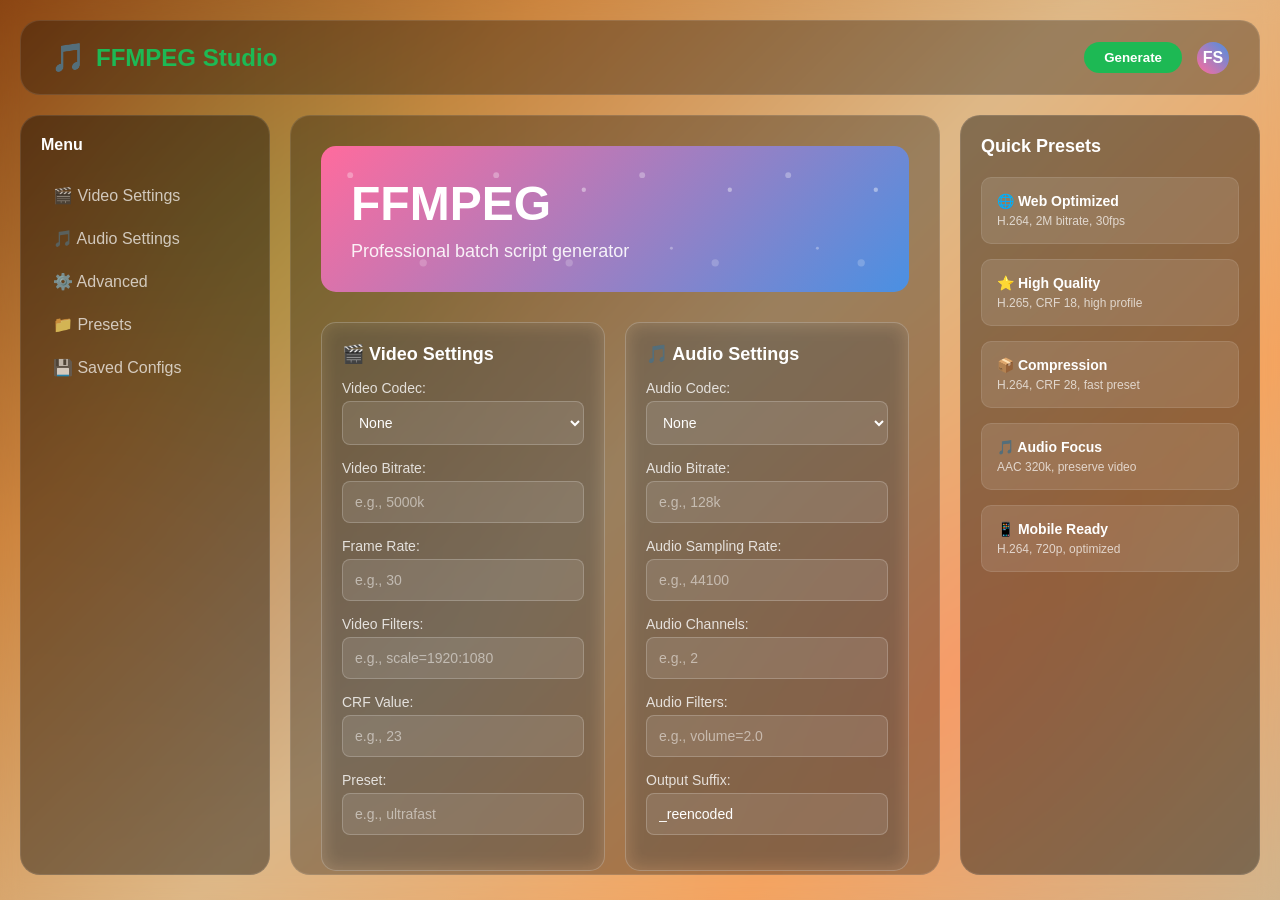
<file: index.html>
<!DOCTYPE html>
<html lang="en">
<head>
    <meta charset="UTF-8">
    <meta name="viewport" content="width=device-width, initial-scale=1.0">
    <title>FFMPEG Script Generator</title>
    <style>
        * {
            margin: 0;
            padding: 0;
            box-sizing: border-box;
        }

        body {
            font-family: -apple-system, BlinkMacSystemFont, "Segoe UI", Roboto, sans-serif;
            background: linear-gradient(135deg, #8B4513 0%, #CD853F 25%, #DEB887 50%, #F4A460 75%, #D2B48C 100%);
            min-height: 100vh;
            overflow: hidden;
            position: relative;
        }

        /* Background blur elements */
        .bg-blur {
            position: absolute;
            border-radius: 50%;
            filter: blur(120px);
            opacity: 0.3;
            animation: float 6s ease-in-out infinite;
        }

        .bg-blur:nth-child(1) {
            width: 300px;
            height: 300px;
            background: #1DB954;
            top: 10%;
            left: 10%;
            animation-delay: 0s;
        }

        .bg-blur:nth-child(2) {
            width: 250px;
            height: 250px;
            background: #FF6B9D;
            top: 60%;
            right: 15%;
            animation-delay: 2s;
        }

        .bg-blur:nth-child(3) {
            width: 200px;
            height: 200px;
            background: #4A90E2;
            bottom: 20%;
            left: 20%;
            animation-delay: 4s;
        }

        @keyframes float {
            0%, 100% { transform: translateY(0px) scale(1); }
            50% { transform: translateY(-20px) scale(1.1); }
        }

        .main-container {
            position: relative;
            z-index: 10;
            height: 100vh;
            overflow-y: auto;
            padding: 20px;
            backdrop-filter: blur(10px);
        }

        .app-header {
            display: flex;
            justify-content: space-between;
            align-items: center;
            padding: 20px 30px;
            background: rgba(0, 0, 0, 0.3);
            backdrop-filter: blur(20px);
            border-radius: 20px;
            margin-bottom: 20px;
            border: 1px solid rgba(255, 255, 255, 0.1);
            animation: slideDown 0.6s ease-out;
        }

        @keyframes slideDown {
            from { transform: translateY(-50px); opacity: 0; }
            to { transform: translateY(0); opacity: 1; }
        }

        .logo {
            font-size: 24px;
            font-weight: bold;
            color: #1DB954;
            display: flex;
            align-items: center;
            gap: 10px;
        }

        .logo::before {
            content: "🎵";
            font-size: 28px;
        }

        .user-profile {
            display: flex;
            align-items: center;
            gap: 15px;
        }

        .upgrade-btn {
            background: #1DB954;
            color: white;
            border: none;
            padding: 8px 20px;
            border-radius: 20px;
            font-weight: bold;
            cursor: pointer;
            transition: all 0.3s ease;
        }

        .upgrade-btn:hover {
            background: #1ed760;
            transform: scale(1.05);
        }

        .profile-avatar {
            width: 32px;
            height: 32px;
            border-radius: 50%;
            background: linear-gradient(45deg, #FF6B9D, #4A90E2);
            display: flex;
            align-items: center;
            justify-content: center;
            color: white;
            font-weight: bold;
        }

        .content-wrapper {
            display: grid;
            grid-template-columns: 250px 1fr 300px;
            gap: 20px;
            height: calc(100vh - 140px);
        }

        .sidebar {
            background: rgba(0, 0, 0, 0.4);
            backdrop-filter: blur(20px);
            border-radius: 20px;
            padding: 20px;
            border: 1px solid rgba(255, 255, 255, 0.1);
            animation: slideRight 0.6s ease-out;
        }

        @keyframes slideRight {
            from { transform: translateX(-50px); opacity: 0; }
            to { transform: translateX(0); opacity: 1; }
        }

        .sidebar h3 {
            color: #fff;
            margin-bottom: 20px;
            font-size: 16px;
        }

        .sidebar-menu {
            list-style: none;
        }

        .sidebar-menu li {
            padding: 12px 0;
            color: rgba(255, 255, 255, 0.7);
            cursor: pointer;
            transition: all 0.3s ease;
            border-radius: 8px;
            padding-left: 12px;
        }

        .sidebar-menu li:hover {
            color: #fff;
            background: rgba(255, 255, 255, 0.1);
            transform: translateX(5px);
        }

        .main-content {
            background: rgba(0, 0, 0, 0.3);
            backdrop-filter: blur(20px);
            border-radius: 20px;
            padding: 30px;
            border: 1px solid rgba(255, 255, 255, 0.1);
            overflow-y: auto;
            animation: fadeIn 0.8s ease-out;
        }

        @keyframes fadeIn {
            from { opacity: 0; transform: translateY(20px); }
            to { opacity: 1; transform: translateY(0); }
        }

        .hero-section {
            background: linear-gradient(135deg, #FF6B9D, #4A90E2);
            border-radius: 15px;
            padding: 30px;
            margin-bottom: 30px;
            color: white;
            position: relative;
            overflow: hidden;
        }

        .hero-section::before {
            content: '';
            position: absolute;
            top: 0;
            left: 0;
            right: 0;
            bottom: 0;
            background: url('data:image/svg+xml,<svg xmlns="http://www.w3.org/2000/svg" viewBox="0 0 100 100"><circle cx="20" cy="20" r="2" fill="white" opacity="0.3"/><circle cx="80" cy="30" r="1.5" fill="white" opacity="0.4"/><circle cx="40" cy="70" r="1" fill="white" opacity="0.3"/><circle cx="70" cy="80" r="2.5" fill="white" opacity="0.2"/></svg>');
            animation: sparkle 3s linear infinite;
        }

        @keyframes sparkle {
            0%, 100% { opacity: 0.3; }
            50% { opacity: 0.8; }
        }

        .hero-content h1 {
            font-size: 48px;
            font-weight: 900;
            margin-bottom: 10px;
            position: relative;
            z-index: 2;
        }

        .hero-content p {
            font-size: 18px;
            opacity: 0.9;
            position: relative;
            z-index: 2;
        }

        .settings-grid {
            display: grid;
            grid-template-columns: 1fr 1fr;
            gap: 20px;
            margin-bottom: 30px;
        }

        .settings-card {
            background: rgba(255, 255, 255, 0.1);
            backdrop-filter: blur(10px);
            border-radius: 15px;
            padding: 20px;
            border: 1px solid rgba(255, 255, 255, 0.2);
            transition: all 0.3s ease;
        }

        .settings-card:hover {
            background: rgba(255, 255, 255, 0.15);
            transform: translateY(-5px);
            box-shadow: 0 10px 30px rgba(0, 0, 0, 0.3);
        }

        .settings-card h3 {
            color: #fff;
            margin-bottom: 15px;
            font-size: 18px;
            display: flex;
            align-items: center;
            gap: 10px;
        }

        .form-group {
            margin-bottom: 15px;
        }

        .form-group label {
            color: rgba(255, 255, 255, 0.8);
            font-size: 14px;
            margin-bottom: 5px;
            display: block;
        }

        .form-group input,
        .form-group select {
            width: 100%;
            padding: 12px;
            background: rgba(255, 255, 255, 0.1);
            border: 1px solid rgba(255, 255, 255, 0.2);
            border-radius: 8px;
            color: #fff;
            font-size: 14px;
            transition: all 0.3s ease;
        }

        .form-group input:focus,
        .form-group select:focus {
            outline: none;
            border-color: #1DB954;
            background: rgba(255, 255, 255, 0.15);
            box-shadow: 0 0 0 3px rgba(29, 185, 84, 0.2);
        }

        .form-group input::placeholder {
            color: rgba(255, 255, 255, 0.5);
        }

        .script-output {
            background: rgba(0, 0, 0, 0.6);
            backdrop-filter: blur(10px);
            border-radius: 15px;
            padding: 20px;
            border: 1px solid rgba(255, 255, 255, 0.1);
            margin-bottom: 20px;
        }

        .script-output h3 {
            color: #fff;
            margin-bottom: 15px;
            display: flex;
            align-items: center;
            gap: 10px;
        }

        .script-textarea {
            width: 100%;
            height: 200px;
            background: rgba(0, 0, 0, 0.5);
            border: 1px solid rgba(255, 255, 255, 0.2);
            border-radius: 8px;
            padding: 15px;
            color: #1DB954;
            font-family: 'Courier New', monospace;
            font-size: 14px;
            resize: none;
            overflow-y: auto;
        }

        .script-textarea:focus {
            outline: none;
            border-color: #1DB954;
            box-shadow: 0 0 0 3px rgba(29, 185, 84, 0.2);
        }

        .action-buttons {
            display: flex;
            gap: 15px;
            justify-content: center;
        }

        .btn {
            padding: 12px 24px;
            border: none;
            border-radius: 25px;
            font-weight: bold;
            cursor: pointer;
            transition: all 0.3s ease;
            font-size: 14px;
        }

        .btn-primary {
            background: #1DB954;
            color: white;
        }

        .btn-primary:hover {
            background: #1ed760;
            transform: translateY(-2px);
            box-shadow: 0 10px 20px rgba(29, 185, 84, 0.3);
        }

        .btn-secondary {
            background: rgba(255, 255, 255, 0.1);
            color: white;
            border: 1px solid rgba(255, 255, 255, 0.3);
        }

        .btn-secondary:hover {
            background: rgba(255, 255, 255, 0.2);
            transform: translateY(-2px);
        }

        .discover-panel {
            background: rgba(0, 0, 0, 0.4);
            backdrop-filter: blur(20px);
            border-radius: 20px;
            padding: 20px;
            border: 1px solid rgba(255, 255, 255, 0.1);
            animation: slideLeft 0.6s ease-out;
        }

        @keyframes slideLeft {
            from { transform: translateX(50px); opacity: 0; }
            to { transform: translateX(0); opacity: 1; }
        }

        .discover-panel h3 {
            color: #fff;
            margin-bottom: 20px;
            font-size: 18px;
        }

        .preset-item {
            background: rgba(255, 255, 255, 0.1);
            border-radius: 10px;
            padding: 15px;
            margin-bottom: 15px;
            cursor: pointer;
            transition: all 0.3s ease;
            border: 1px solid rgba(255, 255, 255, 0.1);
        }

        .preset-item:hover {
            background: rgba(255, 255, 255, 0.2);
            transform: scale(1.02);
        }

        .preset-item h4 {
            color: #fff;
            font-size: 14px;
            margin-bottom: 5px;
        }

        .preset-item p {
            color: rgba(255, 255, 255, 0.7);
            font-size: 12px;
        }

        /* Scrollbar styling */
        ::-webkit-scrollbar {
            width: 8px;
        }

        ::-webkit-scrollbar-track {
            background: rgba(255, 255, 255, 0.1);
            border-radius: 4px;
        }

        ::-webkit-scrollbar-thumb {
            background: rgba(255, 255, 255, 0.3);
            border-radius: 4px;
        }

        ::-webkit-scrollbar-thumb:hover {
            background: rgba(255, 255, 255, 0.5);
        }

        .loading-animation {
            display: none;
            text-align: center;
            padding: 20px;
        }

        .spinner {
            width: 40px;
            height: 40px;
            border: 4px solid rgba(29, 185, 84, 0.3);
            border-top: 4px solid #1DB954;
            border-radius: 50%;
            animation: spin 1s linear infinite;
            margin: 0 auto 10px;
        }

        @keyframes spin {
            0% { transform: rotate(0deg); }
            100% { transform: rotate(360deg); }
        }
    </style>
</head>
<body>
    <!-- Background blur elements -->
    <div class="bg-blur"></div>
    <div class="bg-blur"></div>
    <div class="bg-blur"></div>

    <div class="main-container">
        <!-- Header -->
        <div class="app-header">
            <div class="logo">FFMPEG Studio</div>
            <div class="user-profile">
                <button class="upgrade-btn">Generate</button>
                <div class="profile-avatar">FS</div>
            </div>
        </div>

        <!-- Main Content -->
        <div class="content-wrapper">
            <!-- Sidebar -->
            <div class="sidebar">
                <h3>Menu</h3>
                <ul class="sidebar-menu">
                    <li>🎬 Video Settings</li>
                    <li>🎵 Audio Settings</li>
                    <li>⚙️ Advanced</li>
                    <li>📁 Presets</li>
                    <li>💾 Saved Configs</li>
                </ul>
            </div>

            <!-- Main Content Area -->
            <div class="main-content">
                <!-- Hero Section -->
                <div class="hero-section">
                    <div class="hero-content">
                        <h1>FFMPEG</h1>
                        <p>Professional batch script generator</p>
                    </div>
                </div>

                <!-- Settings Grid -->
                <div class="settings-grid">
                    <!-- Video Settings -->
                    <div class="settings-card">
                        <h3>🎬 Video Settings</h3>
                        
                        <div class="form-group">
                            <label for="vcodec">Video Codec:</label>
                            <select id="vcodec">
                                <option value="">None</option>
                                <option value="libx264">H.264 (libx264)</option>
                                <option value="libx265">H.265 (libx265)</option>
                                <option value="mpeg2video">MPEG-2</option>
                                <option value="vp9">VP9</option>
                            </select>
                        </div>

                        <div class="form-group">
                            <label for="vb">Video Bitrate:</label>
                            <input type="text" id="vb" placeholder="e.g., 5000k">
                        </div>

                        <div class="form-group">
                            <label for="framerate">Frame Rate:</label>
                            <input type="text" id="framerate" placeholder="e.g., 30">
                        </div>

                        <div class="form-group">
                            <label for="vf">Video Filters:</label>
                            <input type="text" id="vf" placeholder="e.g., scale=1920:1080">
                        </div>

                        <div class="form-group">
                            <label for="crf">CRF Value:</label>
                            <input type="text" id="crf" placeholder="e.g., 23">
                        </div>

                        <div class="form-group">
                            <label for="preset">Preset:</label>
                            <input type="text" id="preset" placeholder="e.g., ultrafast">
                        </div>
                    </div>

                    <!-- Audio Settings -->
                    <div class="settings-card">
                        <h3>🎵 Audio Settings</h3>
                        
                        <div class="form-group">
                            <label for="acodec">Audio Codec:</label>
                            <select id="acodec">
                                <option value="">None</option>
                                <option value="aac">AAC</option>
                                <option value="libmp3lame">MP3 (libmp3lame)</option>
                                <option value="opus">Opus</option>
                                <option value="flac">FLAC</option>
                            </select>
                        </div>

                        <div class="form-group">
                            <label for="ab">Audio Bitrate:</label>
                            <input type="text" id="ab" placeholder="e.g., 128k">
                        </div>

                        <div class="form-group">
                            <label for="ar">Audio Sampling Rate:</label>
                            <input type="text" id="ar" placeholder="e.g., 44100">
                        </div>

                        <div class="form-group">
                            <label for="ac">Audio Channels:</label>
                            <input type="text" id="ac" placeholder="e.g., 2">
                        </div>

                        <div class="form-group">
                            <label for="af">Audio Filters:</label>
                            <input type="text" id="af" placeholder="e.g., volume=2.0">
                        </div>

                        <div class="form-group">
                            <label for="suffix">Output Suffix:</label>
                            <input type="text" id="suffix" placeholder="_reencoded" value="_reencoded">
                        </div>
                    </div>
                </div>

                <!-- Script Output -->
                <div class="script-output">
                    <h3>📝 Generated Script</h3>
                    <textarea id="generated-script" class="script-textarea" readonly placeholder="Your FFMPEG batch script will appear here..."></textarea>
                </div>

                <!-- Action Buttons -->
                <div class="action-buttons">
                    <button class="btn btn-primary" id="copy-script">📋 Copy Script</button>
                    <button class="btn btn-secondary" id="save-config">💾 Save Config</button>
                    <button class="btn btn-secondary" id="load-config">📁 Load Config</button>
                </div>

                <!-- Loading Animation -->
                <div class="loading-animation" id="loading">
                    <div class="spinner"></div>
                    <p style="color: #fff;">Generating script...</p>
                </div>
            </div>

            <!-- Discover Panel -->
            <div class="discover-panel">
                <h3>Quick Presets</h3>
                
                <div class="preset-item" onclick="applyPreset('web')">
                    <h4>🌐 Web Optimized</h4>
                    <p>H.264, 2M bitrate, 30fps</p>
                </div>

                <div class="preset-item" onclick="applyPreset('hq')">
                    <h4>⭐ High Quality</h4>
                    <p>H.265, CRF 18, high profile</p>
                </div>

                <div class="preset-item" onclick="applyPreset('compress')">
                    <h4>📦 Compression</h4>
                    <p>H.264, CRF 28, fast preset</p>
                </div>

                <div class="preset-item" onclick="applyPreset('audio')">
                    <h4>🎵 Audio Focus</h4>
                    <p>AAC 320k, preserve video</p>
                </div>

                <div class="preset-item" onclick="applyPreset('mobile')">
                    <h4>📱 Mobile Ready</h4>
                    <p>H.264, 720p, optimized</p>
                </div>
            </div>
        </div>
    </div>

    <script>
        // Helper function to add parameters
        const addParameter = (flag, value) => value ? `${flag} ${value}` : '';

        // Update script function
        const updateScript = () => {
            const suffix = document.getElementById('suffix').value || '_reencoded';
            
            // Video parameters
            const vcodec = addParameter('-c:v', document.getElementById('vcodec').value);
            const vb = addParameter('-b:v', document.getElementById('vb').value);
            const framerate = addParameter('-r', document.getElementById('framerate').value);
            const vf = addParameter('-vf', document.getElementById('vf').value);
            const crf = addParameter('-crf', document.getElementById('crf').value);
            const preset = addParameter('-preset', document.getElementById('preset').value);

            // Audio parameters
            const acodec = addParameter('-c:a', document.getElementById('acodec').value);
            const ab = addParameter('-b:a', document.getElementById('ab').value);
            const ar = addParameter('-ar', document.getElementById('ar').value);
            const ac = addParameter('-ac', document.getElementById('ac').value);
            const af = addParameter('-af', document.getElementById('af').value);

            const generatedScript = document.getElementById('generated-script');
            
            const scriptContent = `@echo off
setlocal enabledelayedexpansion

echo Starting FFMPEG batch conversion...
echo.

for %%F in (*.*) do (
    if not "%%~nxF"=="%~nx0" (
        echo Processing: %%F
        ffmpeg -i "%%F" ${vcodec} ${vb} ${framerate} ${vf} ${crf} ${preset} ${acodec} ${ab} ${ar} ${ac} ${af} "%%~nF${suffix}.mp4"
        if !errorlevel! equ 0 (
            echo ✓ Successfully processed: %%F
        ) else (
            echo ✗ Error processing: %%F
        )
        echo.
    )
)

echo Batch conversion completed!
pause`;

            generatedScript.value = scriptContent;
        };

        // Apply preset configurations
        const applyPreset = (presetType) => {
            // Show loading animation
            document.getElementById('loading').style.display = 'block';
            
            setTimeout(() => {
                switch(presetType) {
                    case 'web':
                        document.getElementById('vcodec').value = 'libx264';
                        document.getElementById('vb').value = '2000k';
                        document.getElementById('framerate').value = '30';
                        document.getElementById('acodec').value = 'aac';
                        document.getElementById('ab').value = '128k';
                        break;
                    case 'hq':
                        document.getElementById('vcodec').value = 'libx265';
                        document.getElementById('crf').value = '18';
                        document.getElementById('preset').value = 'slow';
                        document.getElementById('acodec').value = 'aac';
                        document.getElementById('ab').value = '256k';
                        break;
                    case 'compress':
                        document.getElementById('vcodec').value = 'libx264';
                        document.getElementById('crf').value = '28';
                        document.getElementById('preset').value = 'fast';
                        document.getElementById('acodec').value = 'aac';
                        document.getElementById('ab').value = '96k';
                        break;
                    case 'audio':
                        document.getElementById('vcodec').value = '';
                        document.getElementById('acodec').value = 'aac';
                        document.getElementById('ab').value = '320k';
                        break;
                    case 'mobile':
                        document.getElementById('vcodec').value = 'libx264';
                        document.getElementById('vf').value = 'scale=1280:720';
                        document.getElementById('crf').value = '23';
                        document.getElementById('acodec').value = 'aac';
                        document.getElementById('ab').value = '128k';
                        break;
                }
                
                updateScript();
                document.getElementById('loading').style.display = 'none';
                
                // Show success animation
                const button = event.target.closest('.preset-item');
                button.style.transform = 'scale(1.1)';
                button.style.background = 'rgba(29, 185, 84, 0.3)';
                setTimeout(() => {
                    button.style.transform = 'scale(1.02)';
                    button.style.background = 'rgba(255, 255, 255, 0.1)';
                }, 200);
            }, 500);
        };

        // Copy script to clipboard
        document.getElementById('copy-script').addEventListener('click', () => {
            const script = document.getElementById('generated-script');
            script.select();
            document.execCommand('copy');
            
            const button = document.getElementById('copy-script');
            const originalText = button.textContent;
            button.textContent = '✓ Copied!';
            button.style.background = '#1ed760';
            
            setTimeout(() => {
                button.textContent = originalText;
                button.style.background = '#1DB954';
            }, 2000);
        });

        // Add event listeners for real-time updates
        const inputs = ['vcodec', 'vb', 'framerate', 'vf', 'crf', 'preset', 'acodec', 'ab', 'ar', 'ac', 'af', 'suffix'];
        inputs.forEach(id => {
            const element = document.getElementById(id);
            element.addEventListener('input', updateScript);
            element.addEventListener('change', updateScript);
        });

        // Initialize
        updateScript();

        // Add some interactive effects
        document.querySelectorAll('.settings-card').forEach(card => {
            card.addEventListener('mouseenter', () => {
                card.style.transform = 'translateY(-8px) scale(1.02)';
            });
            
            card.addEventListener('mouseleave', () => {
                card.style.transform = 'translateY(0) scale(1)';
            });
        });

        // Animate elements on scroll
        const observerOptions = {
            threshold: 0.1,
            rootMargin: '0px 0px -50px 0px'
        };

        const observer = new IntersectionObserver((entries) => {
            entries.forEach(entry => {
                if (entry.isIntersecting) {
                    entry.target.style.opacity = '1';
                    entry.target.style.transform = 'translateY(0)';
                }
            });
        }, observerOptions);

        document.querySelectorAll('.settings-card, .script-output').forEach(el => {
            el.style.opacity = '0';
            el.style.transform = 'translateY(30px)';
            el.style.transition = 'all 0.6s ease-out';
            observer.observe(el);
        });
    </script>
</body>
</html>
</file>
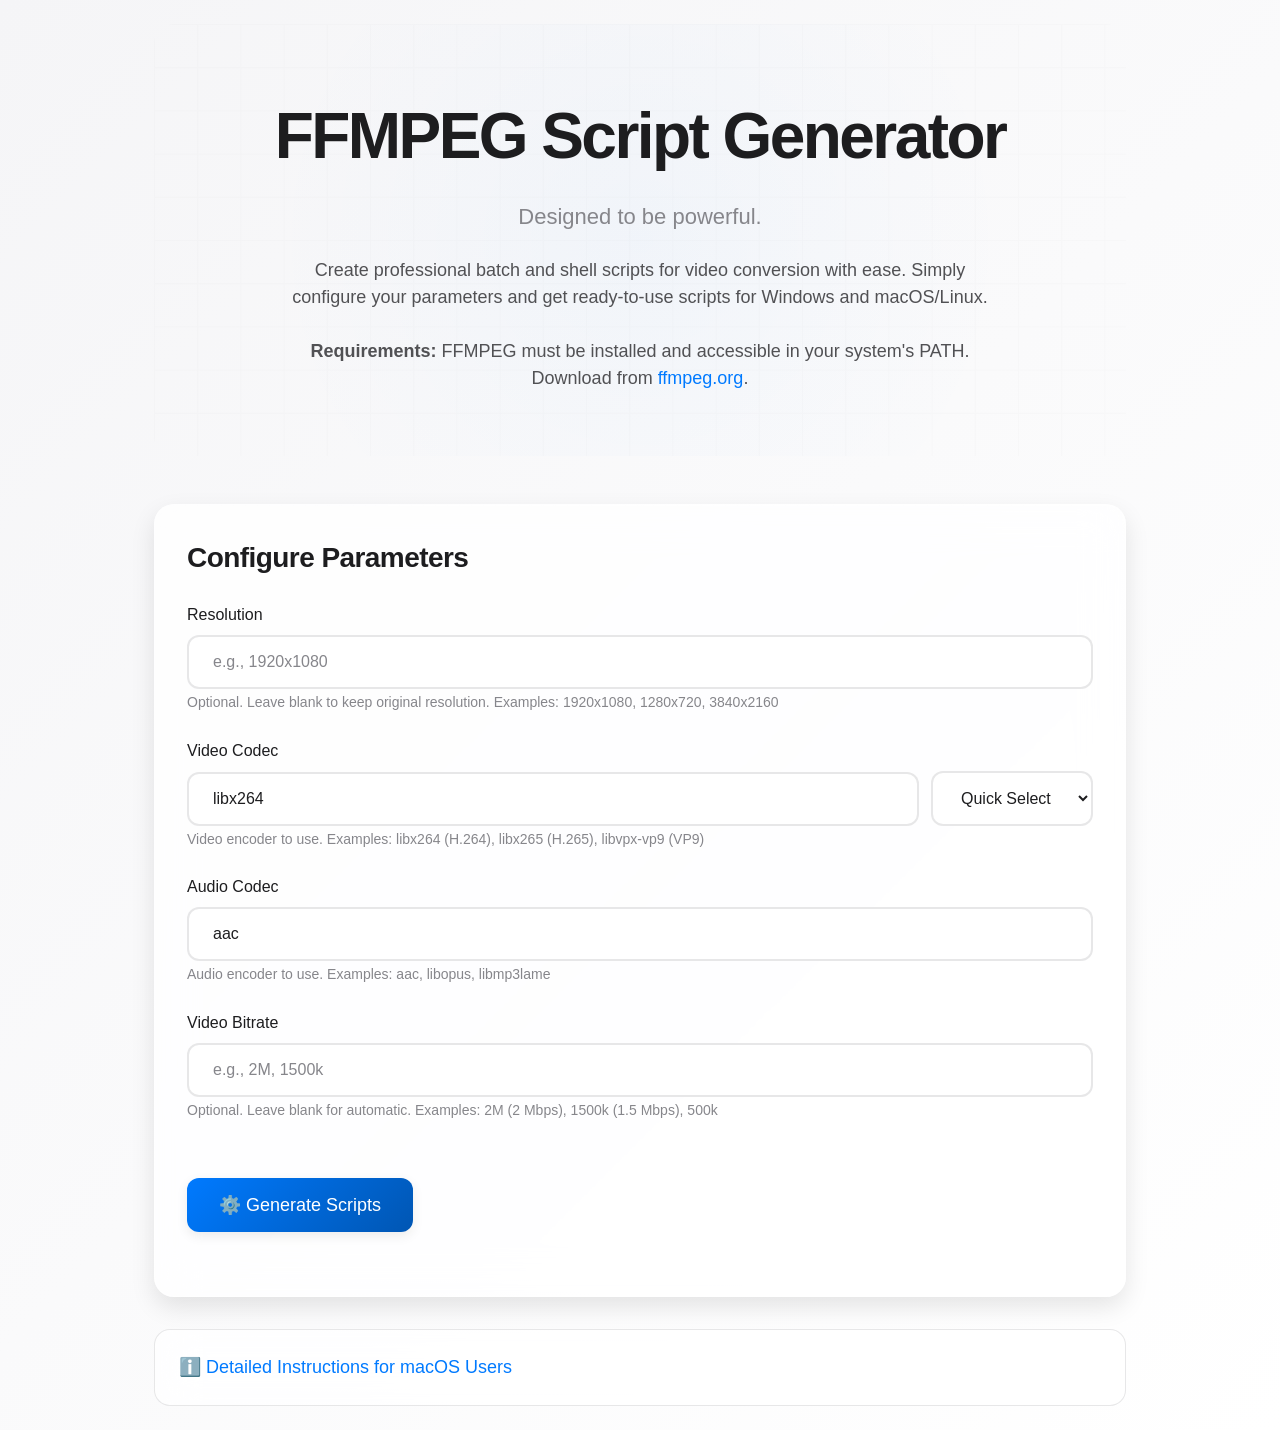
<file: v04.html>
<!DOCTYPE html>
<html lang="en">
<head>
    <meta charset="UTF-8">
    <meta name="viewport" content="width=device-width, initial-scale=1.0">
    <title>FFMPEG Batch/Shell Script Generator</title>
    <style>
/* Apple-inspired Design System */
:root {
    --apple-black: #1d1d1f;
    --apple-gray-1: #86868b;
    --apple-gray-2: #515154;
    --apple-gray-3: #424245;
    --apple-gray-4: #2c2c2e;
    --apple-gray-5: #1c1c1e;
    --apple-gray-6: #f5f5f7;
    --apple-white: #ffffff;
    --apple-blue: #007aff;
    --apple-blue-dark: #0056b3;
    --apple-green: #30d158;
    --apple-surface: rgba(255, 255, 255, 0.8);
    --apple-surface-dark: rgba(28, 28, 30, 0.8);
    
    /* Spacing system */
    --spacing-xs: 8px;
    --spacing-sm: 12px;
    --spacing-md: 16px;
    --spacing-lg: 24px;
    --spacing-xl: 32px;
    --spacing-2xl: 48px;
    --spacing-3xl: 64px;
    
    /* Border radius */
    --radius-sm: 8px;
    --radius-md: 12px;
    --radius-lg: 16px;
    --radius-xl: 20px;
    
    /* Shadows */
    --shadow-sm: 0 1px 3px rgba(0, 0, 0, 0.05);
    --shadow-md: 0 4px 12px rgba(0, 0, 0, 0.08);
    --shadow-lg: 0 10px 25px rgba(0, 0, 0, 0.1);
    --shadow-xl: 0 25px 50px rgba(0, 0, 0, 0.12);
}

/* Global Reset & Base */
* {
    box-sizing: border-box;
    margin: 0;
    padding: 0;
}

html {
    scroll-behavior: smooth;
}

body {
    font-family: -apple-system, BlinkMacSystemFont, "SF Pro Display", "SF Pro Text", "Segoe UI", Roboto, sans-serif;
    background: linear-gradient(135deg, var(--apple-gray-6) 0%, #ffffff 100%);
    color: var(--apple-black);
    line-height: 1.5;
    font-size: 17px;
    -webkit-font-smoothing: antialiased;
    -moz-osx-font-smoothing: grayscale;
    min-height: 100vh;
    overflow-x: hidden;
}

/* Container */
.container {
    max-width: 1020px;
    margin: 0 auto;
    padding: var(--spacing-lg);
    position: relative;
    z-index: 1;
}

/* Hero Section */
.hero {
    text-align: center;
    padding: var(--spacing-3xl) 0;
    margin-bottom: var(--spacing-2xl);
    background: radial-gradient(circle at center, rgba(0, 122, 255, 0.03) 0%, transparent 70%);
    border-radius: var(--radius-xl);
    position: relative;
    overflow: hidden;
}

.hero::before {
    content: '';
    position: absolute;
    top: 0;
    left: 0;
    right: 0;
    bottom: 0;
    background: url('data:image/svg+xml,<svg xmlns="http://www.w3.org/2000/svg" viewBox="0 0 100 100"><defs><pattern id="grid" width="10" height="10" patternUnits="userSpaceOnUse"><path d="M 10 0 L 0 0 0 10" fill="none" stroke="rgba(134,134,139,0.1)" stroke-width="0.5"/></pattern></defs><rect width="100" height="100" fill="url(%23grid)"/></svg>');
    opacity: 0.3;
    animation: gridMove 20s linear infinite;
}

@keyframes gridMove {
    0% { transform: translate(0, 0); }
    100% { transform: translate(-10px, -10px); }
}

.hero h1 {
    font-size: clamp(2.5rem, 5vw, 4rem);
    font-weight: 700;
    letter-spacing: -0.04em;
    color: var(--apple-black);
    margin-bottom: var(--spacing-md);
    position: relative;
    z-index: 1;
}

.hero .subtitle {
    font-size: 1.375rem;
    font-weight: 400;
    color: var(--apple-gray-1);
    max-width: 600px;
    margin: 0 auto var(--spacing-lg);
    position: relative;
    z-index: 1;
}

.hero .description {
    font-size: 1.125rem;
    color: var(--apple-gray-2);
    max-width: 700px;
    margin: 0 auto;
    position: relative;
    z-index: 1;
}

.hero .ffmpeg-link {
    color: var(--apple-blue);
    text-decoration: none;
    font-weight: 500;
    transition: all 0.2s ease;
}

.hero .ffmpeg-link:hover {
    color: var(--apple-blue-dark);
    text-decoration: underline;
}

/* Section Cards */
.section-card {
    background: var(--apple-surface);
    backdrop-filter: blur(20px) saturate(180%);
    border: 1px solid rgba(255, 255, 255, 0.2);
    border-radius: var(--radius-xl);
    padding: var(--spacing-xl);
    margin-bottom: var(--spacing-xl);
    box-shadow: var(--shadow-lg);
    transition: all 0.3s cubic-bezier(0.4, 0, 0.2, 1);
    position: relative;
    overflow: hidden;
}

.section-card::before {
    content: '';
    position: absolute;
    top: 0;
    left: 0;
    right: 0;
    height: 1px;
    background: linear-gradient(90deg, transparent, rgba(255, 255, 255, 0.8), transparent);
}

.section-card:hover {
    transform: translateY(-2px);
    box-shadow: var(--shadow-xl);
}

.section-title {
    font-size: 1.75rem;
    font-weight: 600;
    color: var(--apple-black);
    margin-bottom: var(--spacing-lg);
    letter-spacing: -0.02em;
}

/* Form Styling */
.form-group {
    margin-bottom: var(--spacing-lg);
    animation: fadeInUp 0.6s ease forwards;
    opacity: 0;
    transform: translateY(20px);
}

.form-group:nth-child(1) { animation-delay: 0.1s; }
.form-group:nth-child(2) { animation-delay: 0.2s; }
.form-group:nth-child(3) { animation-delay: 0.3s; }
.form-group:nth-child(4) { animation-delay: 0.4s; }

@keyframes fadeInUp {
    to {
        opacity: 1;
        transform: translateY(0);
    }
}

.form-label {
    display: block;
    font-size: 1rem;
    font-weight: 500;
    color: var(--apple-black);
    margin-bottom: var(--spacing-xs);
    transition: color 0.2s ease;
}

.form-input {
    width: 100%;
    padding: var(--spacing-md) var(--spacing-lg);
    border: 2px solid rgba(134, 134, 139, 0.2);
    border-radius: var(--radius-md);
    background: rgba(255, 255, 255, 0.9);
    font-size: 1rem;
    font-family: inherit;
    color: var(--apple-black);
    transition: all 0.2s cubic-bezier(0.4, 0, 0.2, 1);
    outline: none;
    backdrop-filter: blur(10px);
}

.form-input:focus {
    border-color: var(--apple-blue);
    background: var(--apple-white);
    box-shadow: 0 0 0 4px rgba(0, 122, 255, 0.1);
    transform: scale(1.01);
}

.form-input::placeholder {
    color: var(--apple-gray-1);
}

/* Input Group with Dropdown */
.input-group {
    display: flex;
    gap: var(--spacing-sm);
    align-items: flex-end;
}

.input-group .form-input {
    flex: 1;
}

.form-select {
    padding: var(--spacing-md) var(--spacing-lg);
    border: 2px solid rgba(134, 134, 139, 0.2);
    border-radius: var(--radius-md);
    background: rgba(255, 255, 255, 0.9);
    font-size: 1rem;
    font-family: inherit;
    color: var(--apple-black);
    transition: all 0.2s cubic-bezier(0.4, 0, 0.2, 1);
    outline: none;
    backdrop-filter: blur(10px);
    cursor: pointer;
    min-width: 120px;
}

.form-select:focus {
    border-color: var(--apple-blue);
    background: var(--apple-white);
    box-shadow: 0 0 0 4px rgba(0, 122, 255, 0.1);
}

.form-help {
    font-size: 0.875rem;
    color: var(--apple-gray-1);
    margin-top: var(--spacing-xs);
    line-height: 1.4;
}

/* Button Styling */
.btn-primary {
    display: inline-flex;
    align-items: center;
    justify-content: center;
    gap: var(--spacing-xs);
    padding: var(--spacing-md) var(--spacing-xl);
    font-size: 1.125rem;
    font-weight: 500;
    color: var(--apple-white);
    background: linear-gradient(135deg, var(--apple-blue) 0%, #0056b3 100%);
    border: none;
    border-radius: var(--radius-md);
    cursor: pointer;
    transition: all 0.2s cubic-bezier(0.4, 0, 0.2, 1);
    text-decoration: none;
    position: relative;
    overflow: hidden;
    box-shadow: var(--shadow-md);
    margin: var(--spacing-xl) auto;
    min-width: 200px;
}

.btn-primary::before {
    content: '';
    position: absolute;
    top: 0;
    left: -100%;
    width: 100%;
    height: 100%;
    background: linear-gradient(90deg, transparent, rgba(255, 255, 255, 0.2), transparent);
    transition: left 0.5s ease;
}

.btn-primary:hover {
    transform: translateY(-2px);
    box-shadow: var(--shadow-lg);
}

.btn-primary:hover::before {
    left: 100%;
}

.btn-primary:active {
    transform: translateY(0);
}

.btn-secondary {
    width: 100%;
    padding: var(--spacing-sm) var(--spacing-md);
    font-size: 0.95rem;
    font-weight: 500;
    color: var(--apple-blue);
    background: rgba(0, 122, 255, 0.08);
    border: 1px solid rgba(0, 122, 255, 0.2);
    border-radius: var(--radius-sm);
    cursor: pointer;
    transition: all 0.2s ease;
    margin-top: var(--spacing-md);
}

.btn-secondary:hover {
    background: rgba(0, 122, 255, 0.12);
    border-color: rgba(0, 122, 255, 0.3);
}

/* Script Output */
.script-grid {
    display: grid;
    grid-template-columns: repeat(auto-fit, minmax(400px, 1fr));
    gap: var(--spacing-xl);
    margin-top: var(--spacing-xl);
}

.script-output {
    background: var(--apple-surface);
    backdrop-filter: blur(20px) saturate(180%);
    border: 1px solid rgba(255, 255, 255, 0.2);
    border-radius: var(--radius-lg);
    padding: var(--spacing-lg);
    box-shadow: var(--shadow-md);
    transition: all 0.3s ease;
    animation: slideInUp 0.6s ease forwards;
    opacity: 0;
    transform: translateY(30px);
}

.script-output:nth-child(1) { animation-delay: 0.1s; }
.script-output:nth-child(2) { animation-delay: 0.2s; }

@keyframes slideInUp {
    to {
        opacity: 1;
        transform: translateY(0);
    }
}

.script-title {
    font-size: 1.25rem;
    font-weight: 600;
    color: var(--apple-black);
    margin-bottom: var(--spacing-sm);
    display: flex;
    align-items: center;
    gap: var(--spacing-xs);
}

.script-description {
    font-size: 0.95rem;
    color: var(--apple-gray-2);
    margin-bottom: var(--spacing-md);
    line-height: 1.4;
}

.script-textarea {
    width: 100%;
    height: 300px;
    padding: var(--spacing-md);
    border: 1px solid rgba(134, 134, 139, 0.2);
    border-radius: var(--radius-sm);
    background: rgba(28, 28, 30, 0.95);
    color: var(--apple-green);
    font-family: 'SF Mono', 'Monaco', 'Cascadia Code', 'Roboto Mono', monospace;
    font-size: 0.875rem;
    line-height: 1.5;
    resize: vertical;
    outline: none;
    transition: all 0.2s ease;
}

.script-textarea:focus {
    border-color: var(--apple-blue);
    box-shadow: 0 0 0 3px rgba(0, 122, 255, 0.1);
}

/* Instructions Collapsible */
.instructions {
    margin-top: var(--spacing-xl);
    border: 1px solid rgba(134, 134, 139, 0.2);
    border-radius: var(--radius-lg);
    background: var(--apple-surface);
    backdrop-filter: blur(20px) saturate(180%);
    overflow: hidden;
    transition: all 0.3s ease;
}

.instructions[open] {
    box-shadow: var(--shadow-md);
}

.instructions summary {
    padding: var(--spacing-lg);
    font-size: 1.125rem;
    font-weight: 500;
    color: var(--apple-blue);
    cursor: pointer;
    list-style: none;
    display: flex;
    align-items: center;
    gap: var(--spacing-sm);
    transition: all 0.2s ease;
    user-select: none;
}

.instructions summary:hover {
    background: rgba(0, 122, 255, 0.05);
}

.instructions summary::-webkit-details-marker {
    display: none;
}

.instructions-content {
    padding: 0 var(--spacing-lg) var(--spacing-lg);
    border-top: 1px solid rgba(134, 134, 139, 0.1);
    animation: expandContent 0.3s ease forwards;
}

@keyframes expandContent {
    from {
        opacity: 0;
        transform: translateY(-10px);
    }
    to {
        opacity: 1;
        transform: translateY(0);
    }
}

.instructions h4 {
    font-size: 1.125rem;
    font-weight: 600;
    color: var(--apple-black);
    margin-bottom: var(--spacing-md);
}

.instructions ol {
    padding-left: var(--spacing-lg);
    color: var(--apple-gray-2);
}

.instructions li {
    margin-bottom: var(--spacing-sm);
    line-height: 1.5;
}

.instructions code {
    background: rgba(134, 134, 139, 0.15);
    padding: 2px 6px;
    border-radius: 4px;
    font-family: 'SF Mono', 'Monaco', 'Cascadia Code', 'Roboto Mono', monospace;
    font-size: 0.875rem;
    color: var(--apple-black);
}

/* Loading Animation */
.loading {
    display: inline-flex;
    align-items: center;
    gap: var(--spacing-xs);
}

.loading-dots {
    display: flex;
    gap: 4px;
}

.loading-dot {
    width: 4px;
    height: 4px;
    border-radius: 50%;
    background: currentColor;
    animation: loadingDot 1.5s ease-in-out infinite;
}

.loading-dot:nth-child(1) { animation-delay: 0s; }
.loading-dot:nth-child(2) { animation-delay: 0.2s; }
.loading-dot:nth-child(3) { animation-delay: 0.4s; }

@keyframes loadingDot {
    0%, 80%, 100% { opacity: 0.3; transform: scale(0.8); }
    40% { opacity: 1; transform: scale(1); }
}

/* Success Animation */
.success {
    color: var(--apple-green);
}

/* Responsive Design */
@media (max-width: 768px) {
    .container {
        padding: var(--spacing-md);
    }
    
    .hero {
        padding: var(--spacing-xl) 0;
    }
    
    .hero h1 {
        font-size: 2.5rem;
    }
    
    .script-grid {
        grid-template-columns: 1fr;
        gap: var(--spacing-lg);
    }
    
    .section-card {
        padding: var(--spacing-lg);
    }
    
    .btn-primary {
        width: 100%;
    }
    
    .input-group {
        flex-direction: column;
        align-items: stretch;
    }
    
    .form-select {
        min-width: auto;
        margin-bottom: var(--spacing-sm);
    }
}

@media (max-width: 480px) {
    .hero h1 {
        font-size: 2rem;
    }
    
    .hero .subtitle {
        font-size: 1.125rem;
    }
    
    .script-grid {
        grid-template-columns: 1fr;
    }
}

/* Accessibility */
@media (prefers-reduced-motion: reduce) {
    * {
        animation: none !important;
        transition: none !important;
    }
}

/* Dark mode support */
@media (prefers-color-scheme: dark) {
    :root {
        --apple-surface: rgba(28, 28, 30, 0.8);
        --apple-gray-6: #1c1c1e;
    }
    
    body {
        background: linear-gradient(135deg, var(--apple-gray-5) 0%, var(--apple-gray-4) 100%);
        color: var(--apple-white);
    }
    
    .hero h1,
    .section-title,
    .form-label {
        color: var(--apple-white);
    }
}
    </style>
</head>
<body>
    <div class="container">
        <!-- Hero Section -->
        <section class="hero">
            <h1>FFMPEG Script Generator</h1>
            <p class="subtitle">Designed to be powerful.</p>
            <p class="description">
                Create professional batch and shell scripts for video conversion with ease. 
                Simply configure your parameters and get ready-to-use scripts for Windows and macOS/Linux.
                <br><br>
                <strong>Requirements:</strong> FFMPEG must be installed and accessible in your system's PATH. 
                Download from <a href="https://ffmpeg.org/download.html" target="_blank" class="ffmpeg-link">ffmpeg.org</a>.
            </p>
        </section>

        <!-- Input Parameters -->
        <section class="section-card">
            <h2 class="section-title">Configure Parameters</h2>
            <form id="paramsForm">
                <div class="form-group">
                    <label for="resolution" class="form-label">Resolution</label>
                    <input type="text" id="resolution" class="form-input" placeholder="e.g., 1920x1080">
                    <small class="form-help">Optional. Leave blank to keep original resolution. Examples: 1920x1080, 1280x720, 3840x2160</small>
                </div>
                
                <div class="form-group">
                    <label for="videoCodec" class="form-label">Video Codec</label>
                    <div class="input-group">
                        <input type="text" id="videoCodec" class="form-input" value="libx264">
                        <select id="videoCodecSelect" class="form-select">
                            <option value="">Quick Select</option>
                            <option value="libx264">H.264</option>
                            <option value="libx265">H.265</option>
                            <option value="libvpx-vp9">VP9</option>
                        </select>
                    </div>
                    <small class="form-help">Video encoder to use. Examples: libx264 (H.264), libx265 (H.265), libvpx-vp9 (VP9)</small>
                </div>
                
                <div class="form-group">
                    <label for="audioCodec" class="form-label">Audio Codec</label>
                    <input type="text" id="audioCodec" class="form-input" value="aac">
                    <small class="form-help">Audio encoder to use. Examples: aac, libopus, libmp3lame</small>
                </div>
                
                <div class="form-group">
                    <label for="videoBitrate" class="form-label">Video Bitrate</label>
                    <input type="text" id="videoBitrate" class="form-input" placeholder="e.g., 2M, 1500k">
                    <small class="form-help">Optional. Leave blank for automatic. Examples: 2M (2 Mbps), 1500k (1.5 Mbps), 500k</small>
                </div>
            </form>
            
            <button type="button" id="generateBtn" class="btn-primary">
                <span id="btnText">⚙️ Generate Scripts</span>
            </button>
        </section>

        <!-- Generated Scripts -->
        <section class="section-card" id="scriptsSection" style="display: none;">
            <h2 class="section-title">Generated Scripts</h2>
            <div class="script-grid">
                <div class="script-output">
                    <h3 class="script-title">🪟 Windows Batch Script</h3>
                    <p class="script-description">
                        Save as <code>.bat</code> file (e.g., <code>convert_video.bat</code>). 
                        Drag and drop video files onto the script to convert them.
                    </p>
                    <textarea id="windowsScript" class="script-textarea" readonly placeholder="Windows batch script will appear here..."></textarea>
                    <button type="button" id="copyWindowsBtn" class="btn-secondary">📄 Copy Windows Script</button>
                </div>

                <div class="script-output">
                    <h3 class="script-title">🐧 Linux/macOS Shell Script</h3>
                    <p class="script-description">
                        Save as <code>.sh</code> file (e.g., <code>convert_video.sh</code>). 
                        Make executable with <code>chmod +x convert_video.sh</code>.
                    </p>
                    <textarea id="linuxScript" class="script-textarea" readonly placeholder="Linux/macOS shell script will appear here..."></textarea>
                    <button type="button" id="copyLinuxBtn" class="btn-secondary">📄 Copy Linux Script</button>
                </div>
            </div>
        </section>

        <!-- Instructions -->
        <details class="instructions">
            <summary>ℹ️ Detailed Instructions for macOS Users</summary>
            <div class="instructions-content">
                <h4>Using Shell Scripts on macOS</h4>
                <p>The Linux Shell Script generated above works perfectly on macOS. Follow these steps:</p>
                <ol>
                    <li>Open <strong>Terminal</strong> (found in <code>/Applications/Utilities/</code> or search with Spotlight)</li>
                    <li>Navigate to your script's location: <code>cd ~/Downloads</code></li>
                    <li>Make the script executable: <code>chmod +x your_script.sh</code></li>
                    <li>Run the script: <code>./your_script.sh video1.mp4 video2.mkv</code></li>
                    <li><strong>Install FFMPEG:</strong> Use Homebrew: <code>brew install ffmpeg</code>
                        <br>Don't have Homebrew? Install it from <a href="https://brew.sh/" target="_blank">brew.sh</a></li>
                </ol>
            </div>
        </details>
    </div>

    <script>
        'use strict';

        document.addEventListener('DOMContentLoaded', function() {
            // DOM Elements
            const resolutionEl = document.getElementById('resolution');
            const videoCodecEl = document.getElementById('videoCodec');
            const videoCodecSelectEl = document.getElementById('videoCodecSelect');
            const audioCodecEl = document.getElementById('audioCodec');
            const videoBitrateEl = document.getElementById('videoBitrate');
            const generateBtn = document.getElementById('generateBtn');
            const btnText = document.getElementById('btnText');
            const windowsScriptArea = document.getElementById('windowsScript');
            const linuxScriptArea = document.getElementById('linuxScript');
            const copyWindowsBtn = document.getElementById('copyWindowsBtn');
            const copyLinuxBtn = document.getElementById('copyLinuxBtn');
            const scriptsSection = document.getElementById('scriptsSection');

            // Handle Video Codec Dropdown Selection
            if (videoCodecSelectEl) {
                videoCodecSelectEl.addEventListener('change', function() {
                    const selectedValue = this.value;
                    if (selectedValue) {
                        videoCodecEl.value = selectedValue;
                        videoCodecEl.focus();
                        
                        // Trigger input event to update label color
                        videoCodecEl.dispatchEvent(new Event('input', { bubbles: true }));
                        
                        // Reset dropdown to default
                        this.value = '';
                    }
                });
            }

            // Generate FFMPEG Command
            function generateFfmpegCommand(params) {
                const commandParts = ['ffmpeg', '-y'];
                commandParts.push('-i', '"$INPUT_FILE"');

                if (params.resolution) {
                    commandParts.push('-s', params.resolution);
                }
                
                commandParts.push('-c:v', params.videoCodec || 'libx264');
                commandParts.push('-c:a', params.audioCodec || 'aac');

                if (params.bitrate) {
                    commandParts.push('-b:v', params.bitrate);
                }

                commandParts.push('"$OUTPUT_FILE_REENCODED"');
                return commandParts.join(' ');
            }

            // Generate Windows Script
            function generateWindowsScript(ffmpegCommand) {
                return `@echo off
REM FFMPEG Video Conversion Script for Windows
REM Drag and drop video files onto this script to convert them
REM Generated by FFMPEG Script Generator

SETLOCAL ENABLEDELAYEDEXPANSION

echo.
echo ========================================
echo    FFMPEG Video Conversion Tool
echo ========================================
echo.

if "%~1"=="" (
    echo No files provided. Please drag and drop video files onto this script.
    echo.
    pause
    exit /b 1
)

REM Loop through all dragged files
FOR %%A IN (%*) DO (
    echo Processing: "%%~nxA"
    echo.

    REM Get file components
    SET "INPUT_FILE_PATH=%%~A"
    SET "BASENAME=%%~nA"
    SET "EXTENSION=%%~xA"

    REM Create output filename
    SET "OUTPUT_FILENAME=!BASENAME!_reencoded!EXTENSION!"

    echo Input:  "%%~nxA"
    echo Output: "!OUTPUT_FILENAME!"
    echo.

    REM Prepare FFMPEG command
    SET "FFMPEG_CMD=${ffmpegCommand}"
    SET "CMD_TEMP=!FFMPEG_CMD:"$INPUT_FILE"="%%~A"!"
    SET "FINAL_CMD=!CMD_TEMP:"$OUTPUT_FILE_REENCODED"="!OUTPUT_FILENAME!"!"
    
    REM Execute conversion
    echo Executing: !FINAL_CMD!
    echo.
    !FINAL_CMD!

    if !ERRORLEVEL! EQU 0 (
        echo ✓ Successfully converted: "%%~nxA"
    ) else (
        echo ✗ Error converting: "%%~nxA"
    )
    echo.
    echo ----------------------------------------
    echo.
)

echo All files processed.
echo.
pause`;
            }

            // Generate Linux Script
            function generateLinuxScript(ffmpegCommand) {
                const escapedCommand = ffmpegCommand.replace(/`/g, '\\`');
                
                return `#!/bin/bash
# FFMPEG Video Conversion Script for Linux/macOS
# Usage: ./script.sh file1.mp4 file2.mkv ...
# Generated by FFMPEG Script Generator

set -euo pipefail

echo
echo "========================================"
echo "    FFMPEG Video Conversion Tool"
echo "========================================"
echo

if [ "$#" -eq 0 ]; then
    echo "No files provided."
    echo
    echo "Usage: $0 file1.mp4 file2.mkv ..."
   echo
   exit 1
fi

# Check if ffmpeg is installed
if ! command -v ffmpeg &> /dev/null; then
   echo "Error: FFMPEG is not installed or not in PATH."
   echo "Please install FFMPEG first:"
   echo "  macOS: brew install ffmpeg"
   echo "  Ubuntu/Debian: sudo apt install ffmpeg"
   echo
   exit 1
fi

for file in "$@"; do
   echo "Processing: \\"$(basename "$file")\\""
   echo

   # Check if file exists
   if [ ! -f "$file" ]; then
       echo "Warning: File not found: \\"$file\\""
       echo "Skipping..."
       echo
       continue
   fi

   # Get filename components
   FILENAME_WITH_EXT="$(basename "$file")"
   FILENAME_NO_EXT="\${FILENAME_WITH_EXT%.*}"
   EXTENSION="\${FILENAME_WITH_EXT##*.}"

   # Handle files without extensions
   if [ "$FILENAME_WITH_EXT" = "$EXTENSION" ]; then
       OUTPUT_FILENAME="\${FILENAME_WITH_EXT}_reencoded"
   else
       OUTPUT_FILENAME="\${FILENAME_NO_EXT}_reencoded.\${EXTENSION}"
   fi

   echo "Input:  \\"$FILENAME_WITH_EXT\\""
   echo "Output: \\"$OUTPUT_FILENAME\\""
   echo

   # Skip if output file already exists
   if [ -f "$OUTPUT_FILENAME" ]; then
       echo "Warning: Output file already exists: \\"$OUTPUT_FILENAME\\""
       echo "Skipping to avoid overwrite..."
       echo
       continue
   fi

   # Prepare FFMPEG command
   FFMPEG_COMMAND_TEMPLATE="${escapedCommand}"
   
   # Replace placeholders safely
   CURRENT_FFMPEG_COMMAND="\${FFMPEG_COMMAND_TEMPLATE//\\"\\$INPUT_FILE\\"/\\"$file\\"}"
   CURRENT_FFMPEG_COMMAND="\${CURRENT_FFMPEG_COMMAND//\\"\\$OUTPUT_FILE_REENCODED\\"/\\"$OUTPUT_FILENAME\\"}"

   echo "Executing: $CURRENT_FFMPEG_COMMAND"
   echo

   # Execute conversion
   if eval "$CURRENT_FFMPEG_COMMAND"; then
       echo "✓ Successfully converted: \\"$FILENAME_WITH_EXT\\""
   else
       echo "✗ Error converting: \\"$FILENAME_WITH_EXT\\""
   fi
   
   echo
   echo "----------------------------------------"
   echo
done

echo "All files processed."
echo`;
           }

           // Copy to Clipboard Function
           async function copyToClipboard(text, button, originalText) {
               try {
                   if (navigator.clipboard) {
                       await navigator.clipboard.writeText(text);
                       button.innerHTML = '<span class="success">✓ Copied!</span>';
                       button.disabled = true;
                       
                       setTimeout(() => {
                           button.innerHTML = originalText;
                           button.disabled = false;
                       }, 2000);
                   } else {
                       // Fallback for older browsers
                       const textArea = document.createElement('textarea');
                       textArea.value = text;
                       textArea.style.position = 'fixed';
                       textArea.style.opacity = '0';
                       document.body.appendChild(textArea);
                       textArea.select();
                       document.execCommand('copy');
                       document.body.removeChild(textArea);
                       
                       button.innerHTML = '<span class="success">✓ Copied!</span>';
                       setTimeout(() => {
                           button.innerHTML = originalText;
                       }, 2000);
                   }
               } catch (err) {
                   console.error('Failed to copy:', err);
                   button.innerHTML = '✗ Copy Failed';
                   setTimeout(() => {
                       button.innerHTML = originalText;
                   }, 2000);
               }
           }

           // Show Loading Animation
           function showLoading() {
               btnText.innerHTML = `
                   <span class="loading">
                       <span>Generating</span>
                       <span class="loading-dots">
                           <span class="loading-dot"></span>
                           <span class="loading-dot"></span>
                           <span class="loading-dot"></span>
                       </span>
                   </span>
               `;
               generateBtn.disabled = true;
           }

           // Hide Loading Animation
           function hideLoading() {
               btnText.innerHTML = '⚙️ Generate Scripts';
               generateBtn.disabled = false;
           }

           // Show Scripts Section with Animation
           function showScriptsSection() {
               scriptsSection.style.display = 'block';
               setTimeout(() => {
                   scriptsSection.scrollIntoView({ 
                       behavior: 'smooth', 
                       block: 'start' 
                   });
               }, 100);
           }

           // Handle Generate Scripts
           function handleGenerateScripts() {
               showLoading();
               
               // Simulate processing delay for better UX
               setTimeout(() => {
                   const params = {
                       resolution: resolutionEl.value.trim(),
                       videoCodec: videoCodecEl.value.trim(),
                       audioCodec: audioCodecEl.value.trim(),
                       bitrate: videoBitrateEl.value.trim()
                   };

                   console.log('Parameters:', params);

                   // Generate FFMPEG command
                   const ffmpegCommand = generateFfmpegCommand(params);
                   console.log('FFMPEG Command:', ffmpegCommand);

                   // Generate scripts
                   const windowsScript = generateWindowsScript(ffmpegCommand);
                   const linuxScript = generateLinuxScript(ffmpegCommand);

                   // Update textareas
                   windowsScriptArea.value = windowsScript;
                   linuxScriptArea.value = linuxScript;

                   hideLoading();
                   showScriptsSection();
               }, 800); // Small delay for better perceived performance
           }

           // Event Listeners
           if (generateBtn) {
               generateBtn.addEventListener('click', handleGenerateScripts);
           }

           if (copyWindowsBtn) {
               copyWindowsBtn.addEventListener('click', () => {
                   copyToClipboard(
                       windowsScriptArea.value, 
                       copyWindowsBtn, 
                       '📄 Copy Windows Script'
                   );
               });
           }

           if (copyLinuxBtn) {
               copyLinuxBtn.addEventListener('click', () => {
                   copyToClipboard(
                       linuxScriptArea.value, 
                       copyLinuxBtn, 
                       '📄 Copy Linux Script'
                   );
               });
           }

           // Allow Enter key to generate scripts
           document.addEventListener('keydown', (e) => {
               if (e.key === 'Enter' && (e.ctrlKey || e.metaKey)) {
                   e.preventDefault();
                   handleGenerateScripts();
               }
           });

           // Add subtle parallax effect to hero section
           window.addEventListener('scroll', () => {
               const scrolled = window.pageYOffset;
               const hero = document.querySelector('.hero');
               if (hero) {
                   hero.style.transform = `translateY(${scrolled * 0.1}px)`;
               }
           });

           // Form validation and real-time feedback
           const inputs = [resolutionEl, videoCodecEl, audioCodecEl, videoBitrateEl];
           inputs.forEach(input => {
               if (input) {
                   input.addEventListener('input', (e) => {
                       const value = e.target.value.trim();
                       const label = e.target.previousElementSibling;
                       
                       if (value) {
                           label.style.color = 'var(--apple-blue)';
                       } else {
                           label.style.color = 'var(--apple-black)';
                       }
                   });
               }
           });

           console.log('FFMPEG Script Generator initialized successfully!');
       });
   </script>
</body>
</html>
</file>
